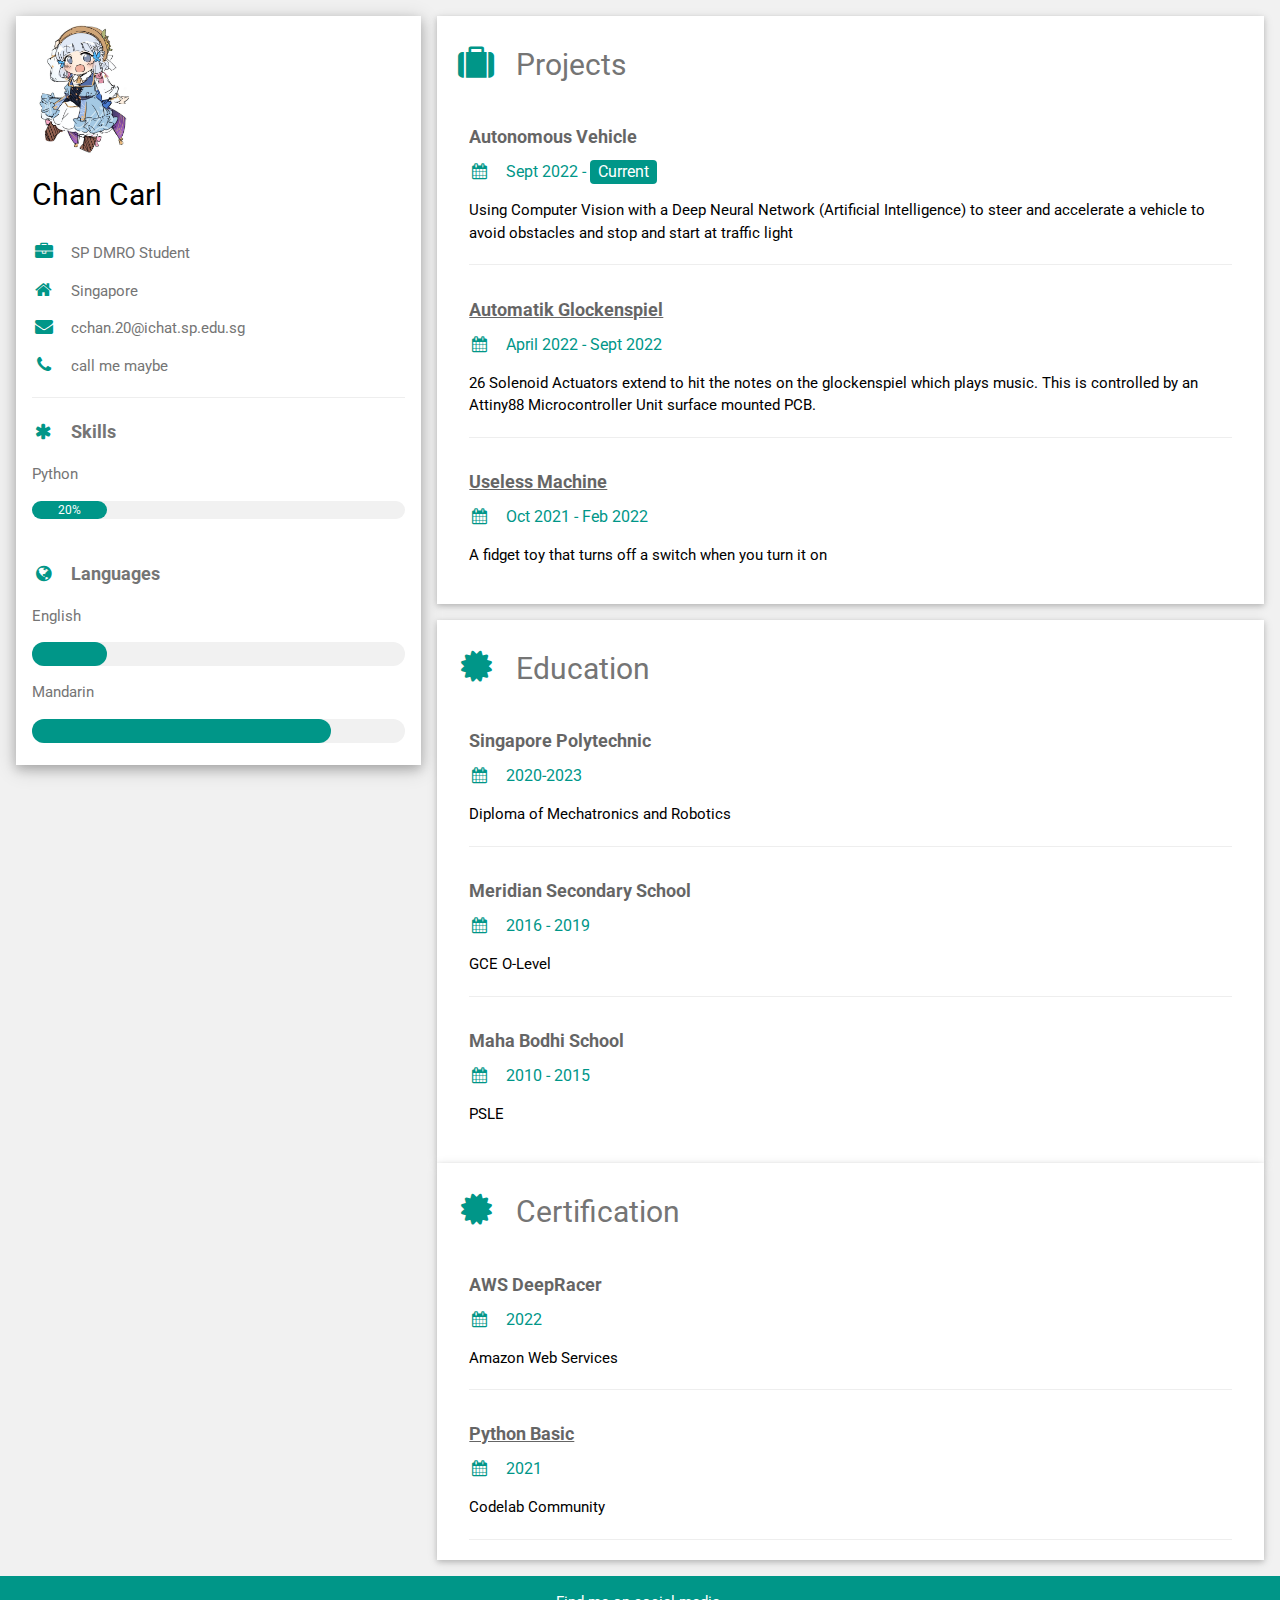
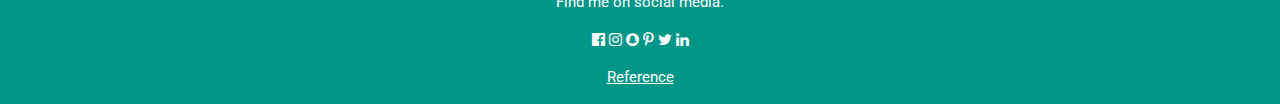
<file: index.html>
<!DOCTYPE html>
<html>
<head>
    <title>Carl CV</title>
    <meta charset="UTF-8">
    <meta name="viewport" content="width=device-width, initial-scale=1">

    <link rel="stylesheet" href="https://www.w3schools.com/w3css/4/w3.css">
    <link rel='stylesheet' href='https://fonts.googleapis.com/css?family=Roboto'>
    <link rel="stylesheet" href="https://cdnjs.cloudflare.com/ajax/libs/font-awesome/4.7.0/css/font-awesome.min.css">

    <style>
    html,body,h1,h2,h3,h4,h5,h6 {font-family: "Roboto", sans-serif}
    </style>
</head>
<body class="w3-light-grey">

<!-- Page Container -->
<div class="w3-content w3-margin-top" style="max-width:1400px;">

    <!-- The Grid -->
    <div class="w3-row-padding">
  
        <!-- Left Column -->
        <div class="w3-third">
            <div class="w3-white w3-text-grey w3-card-4">
                <div class="w3-display-container">
                    <img src="img/yaka.jpg" style="width: 35%" alt="Avatar" float=right >
                    <div class="w3-container w3-text-black"><h2>Chan Carl</h2></div>
                </div>
                <div class="w3-container">
                    <p><i class="fa fa-briefcase fa-fw w3-margin-right w3-large w3-text-teal"></i>SP DMRO Student</p>
                    <p><i class="fa fa-home fa-fw w3-margin-right w3-large w3-text-teal"></i>Singapore</p>
                    <p><i class="fa fa-envelope fa-fw w3-margin-right w3-large w3-text-teal"></i>cchan.20@ichat.sp.edu.sg</p>
                    <p><i class="fa fa-phone fa-fw w3-margin-right w3-large w3-text-teal"></i>call me maybe</p>
                    <hr>

                    <p class="w3-large"><b><i class="fa fa-asterisk fa-fw w3-margin-right w3-text-teal"></i>Skills</b></p>

                    <p>Python</p><div class="w3-light-grey w3-round-xlarge w3-small">
                    <div class="w3-container w3-center w3-round-xlarge w3-teal" style="width:20%">20%</div>
                    </div><br>

                    <p class="w3-large w3-text-theme">
                    <b><i class="fa fa-globe fa-fw w3-margin-right w3-text-teal"></i>Languages</b></p>

                    <p>English</p>
                    <div class="w3-light-grey w3-round-xlarge">
                    <div class="w3-round-xlarge w3-teal" style="height:24px;width: 20%"></div>
                    </div>

                    <p>Mandarin</p>
                    <div class="w3-light-grey w3-round-xlarge">
                    <div class="w3-round-xlarge w3-teal" style="height:24px;width:80%"></div>
                    </div>
                </div><br>
            </div><br>
        </div>
        <!-- End Left Column -->

        <!-- Right Column -->
        <div class="w3-twothird">
            <div class="w3-container w3-card w3-white w3-margin-bottom">
            <h2 class="w3-text-grey w3-padding-16">
            <i class="fa fa-suitcase fa-fw w3-margin-right w3-xxlarge w3-text-teal"></i>Projects</h2>

                <div class="w3-container">
                <h5 class="w3-opacity"><b>Autonomous Vehicle</b></h5>
                <h6 class="w3-text-teal"><i class="fa fa-calendar fa-fw w3-margin-right"></i>Sept 2022 - <span class="w3-tag w3-teal w3-round">Current</span></h6>
                <p>
                    Using Computer Vision with a Deep Neural Network (Artificial Intelligence) 
                    to steer and accelerate a vehicle to avoid obstacles and stop and start at traffic light
                </p><hr>
                </div>

                <div class="w3-container">
                <h5 class="w3-opacity"><b><a href="https://cchan6969.github.io/FDFAB-AY22-23-S1-Chan-Carl/index.html">Automatik Glockenspiel</a></b></h5>
                <h6 class="w3-text-teal"><i class="fa fa-calendar fa-fw w3-margin-right"></i>April 2022 - Sept 2022</h6>
                <p>
                    26 Solenoid Actuators extend to hit the notes on the glockenspiel which plays music. 
                    This is controlled by an Attiny88 Microcontroller Unit surface mounted PCB.
                </p><hr>
                </div>

                <div class="w3-container">
                <h5 class="w3-opacity"><b><a href="https://cchan6969.github.io/Dfab-AY21-22S2-Chan-Carl/index.html">Useless Machine</a></b></h5>
                <h6 class="w3-text-teal"><i class="fa fa-calendar fa-fw w3-margin-right"></i>Oct 2021 - Feb 2022</h6>
                <p>
                    A fidget toy that turns off a switch when you turn it on
                </p><br>
                </div>
            </div>

            <div class="w3-container w3-card w3-white">
            <h2 class="w3-text-grey w3-padding-16">
            <i class="fa fa-certificate fa-fw w3-margin-right w3-xxlarge w3-text-teal"></i>Education</h2>

                <div class="w3-container">
                <h5 class="w3-opacity"><b>Singapore Polytechnic</b></h5>
                <h6 class="w3-text-teal"><i class="fa fa-calendar fa-fw w3-margin-right"></i>2020-2023</h6>
                <p>Diploma of Mechatronics and Robotics</p><hr>
                </div>

                <div class="w3-container">
                <h5 class="w3-opacity"><b>Meridian Secondary School</b></h5>
                <h6 class="w3-text-teal"><i class="fa fa-calendar fa-fw w3-margin-right"></i>2016 - 2019</h6>
                <p>GCE O-Level</p><hr>
                </div>

                <div class="w3-container">
                <h5 class="w3-opacity"><b>Maha Bodhi School</b></h5>
                <h6 class="w3-text-teal"><i class="fa fa-calendar fa-fw w3-margin-right"></i>2010 - 2015</h6>
                <p>PSLE</p><br>
                </div>
            </div>

            <div class="w3-container w3-card w3-white">
            <h2 class="w3-text-grey w3-padding-16">
            <i class="fa fa-certificate fa-fw w3-margin-right w3-xxlarge w3-text-teal"></i>Certification</h2>

                <div class="w3-container">
                <h5 class="w3-opacity"><b>AWS DeepRacer</b></h5>
                <h6 class="w3-text-teal"><i class="fa fa-calendar fa-fw w3-margin-right"></i>2022</h6>
                <p>Amazon Web Services</p><hr>
                </div>

                <div class="w3-container">
                <h5 class="w3-opacity"><b><a href="img/Python_Cert.png">Python Basic</a></b></h5>
                <h6 class="w3-text-teal"><i class="fa fa-calendar fa-fw w3-margin-right"></i>2021</h6>
                <p>Codelab Community</p><hr>
                </div>
            </div>
        </div>
        <!-- End Right Column -->
        
    </div>
    <!-- End Grid -->

</div>
<!-- End Page Container -->

<footer class="w3-container w3-teal w3-center w3-margin-top">
    <p>Find me on social media.</p>
    <i class="fa fa-facebook-official w3-hover-opacity"></i>
    <i class="fa fa-instagram w3-hover-opacity"></i>
    <i class="fa fa-snapchat w3-hover-opacity"></i>
    <i class="fa fa-pinterest-p w3-hover-opacity"></i>
    <i class="fa fa-twitter w3-hover-opacity"></i>
    <i class="fa fa-linkedin w3-hover-opacity"><a href="www.linkedin.com/in/carl-chan6969"></a></i>
    <p><a href="https://www.w3schools.com/w3css/default.asp" target="_blank">Reference</a></p>
</footer>

</body>
</html>
</file>
